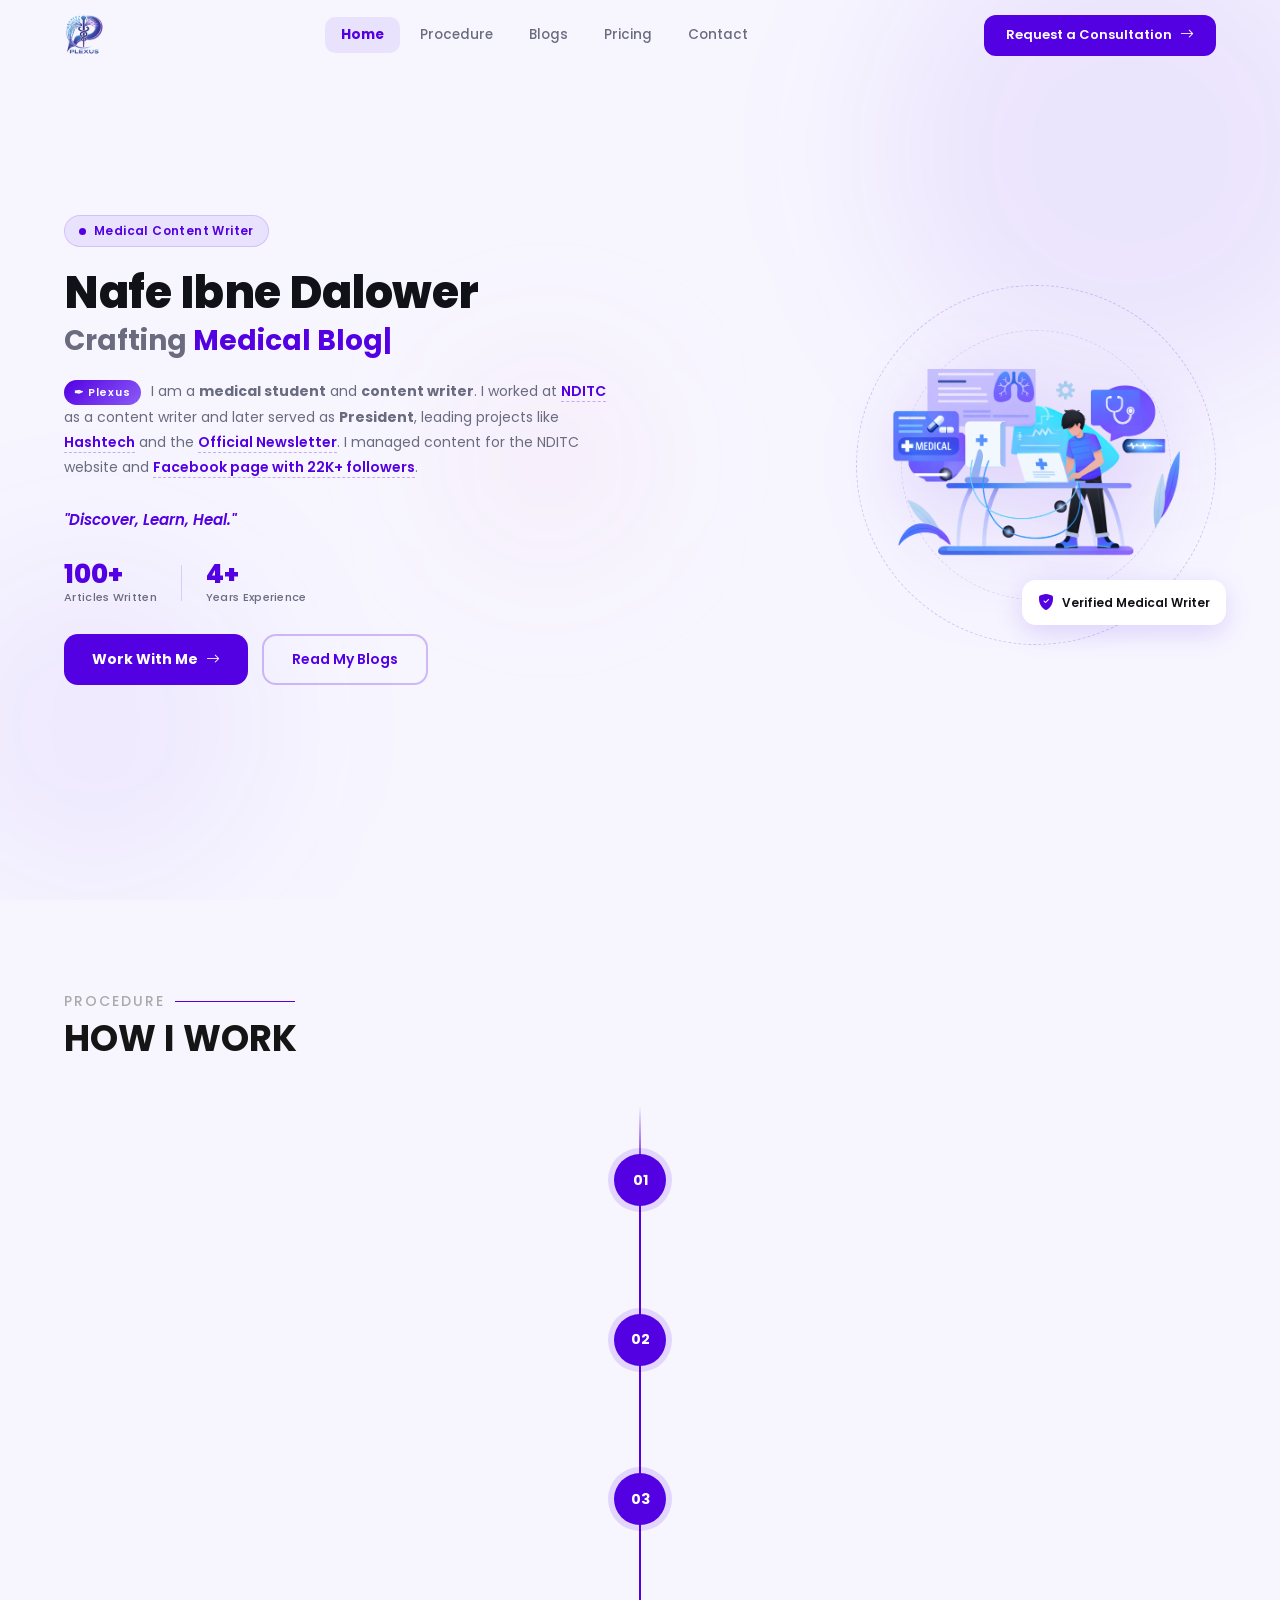
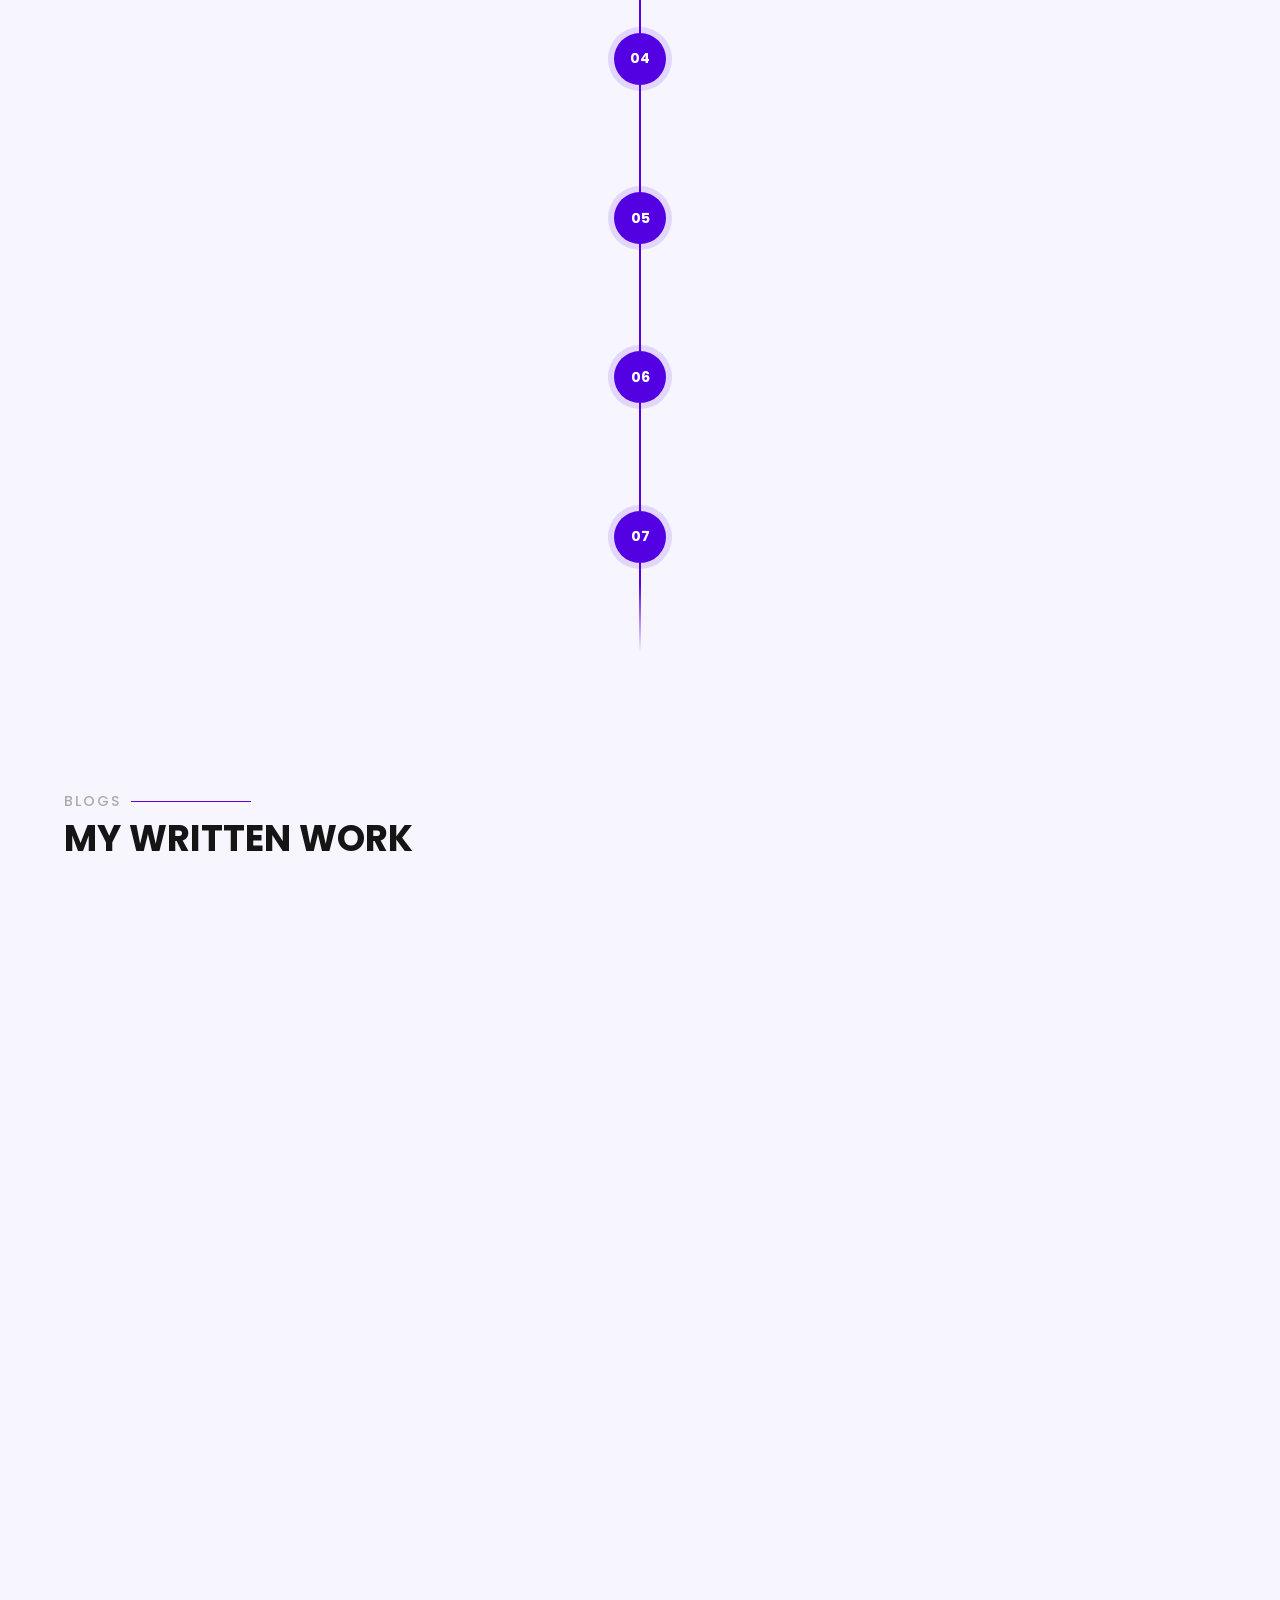
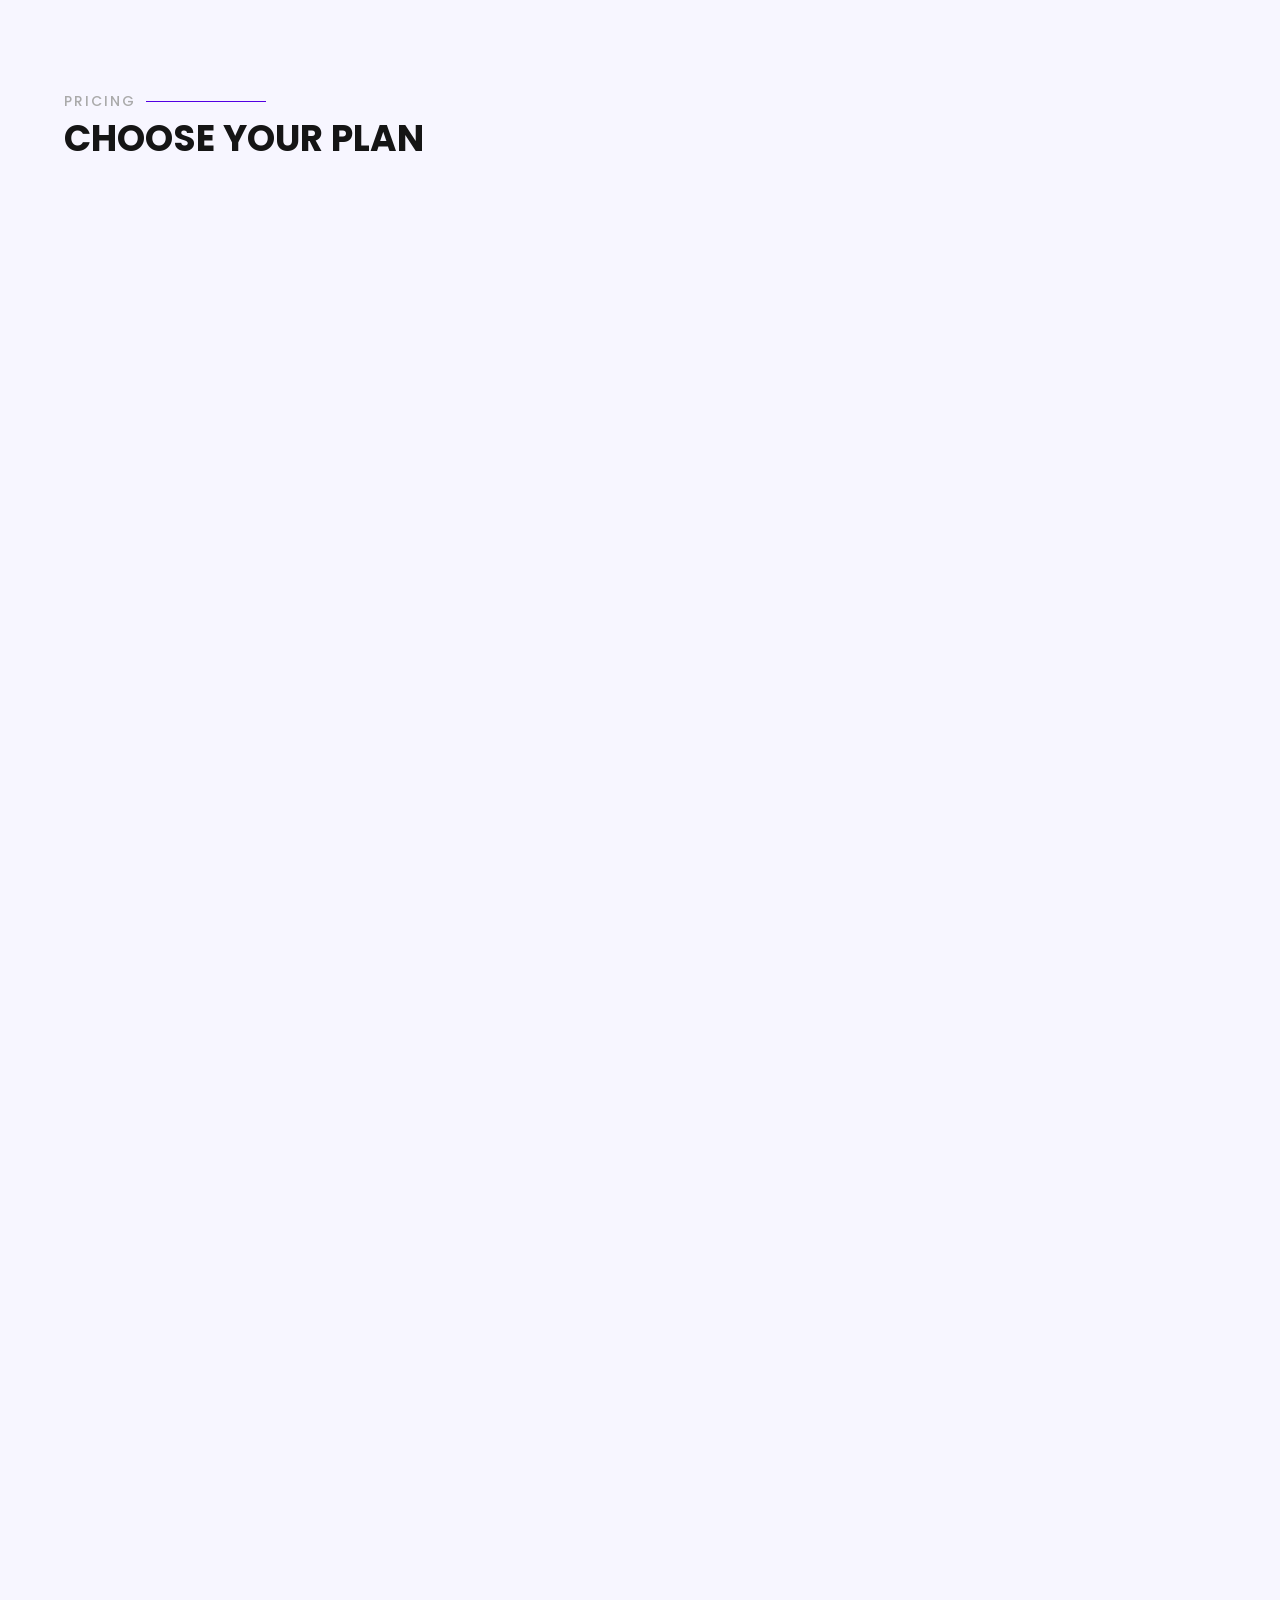
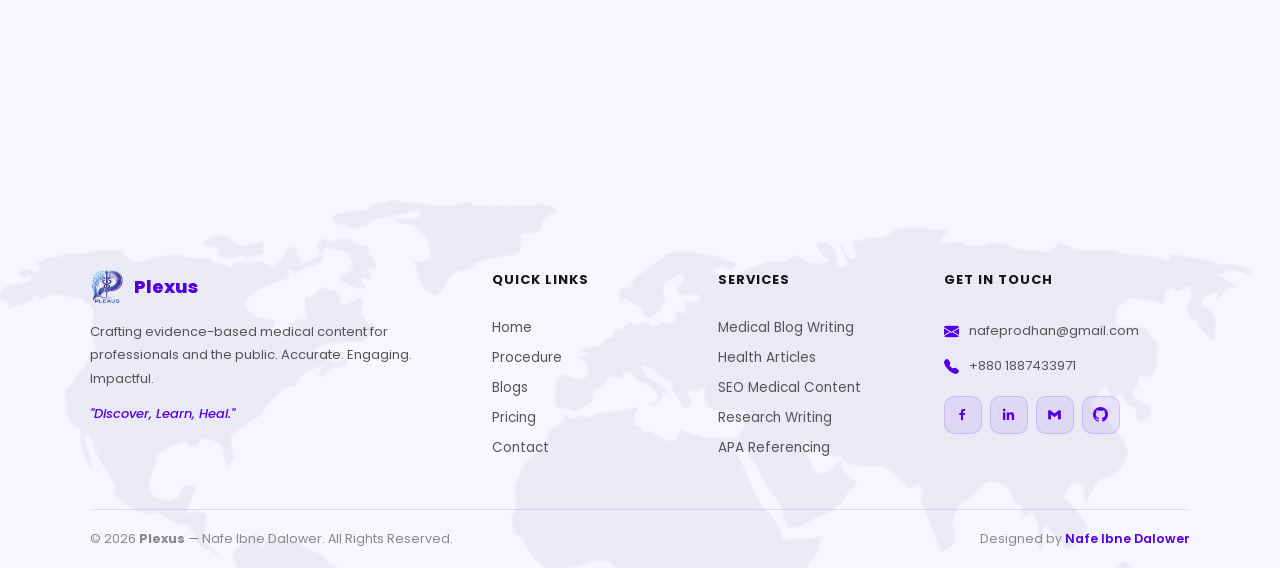
<file: index.html>
<!DOCTYPE html>
<html lang="en">

<head>
  <meta charset="UTF-8">
  <meta http-equiv="X-UA-Compatible" content="IE=edge">
  <meta name="viewport" content="width=device-width, initial-scale=1.0">
  <title>Nafe Ibne Dalower ~ Plexus</title>
  <link rel="icon" href="assets/img/plexus.png">

  <!-- Fonts - preconnect first for speed -->
  <link rel="preconnect" href="https://fonts.googleapis.com">
  <link rel="preconnect" href="https://fonts.gstatic.com" crossorigin>
  <link href="https://fonts.googleapis.com/css2?family=Poppins:wght@400;500;600;700;800&display=swap" rel="stylesheet">

  <!-- AOS CSS - local -->
  <link rel="stylesheet" href="assets/css/aos.css">

  <!-- Bootstrap Icons - local -->
  <link href="assets/bootstrap-icons/bootstrap-icons.css" rel="stylesheet">

  <!-- Boxicons -->
  <link href="https://unpkg.com/boxicons@2.1.4/css/boxicons.min.css" rel="stylesheet">


  <!-- CSS -->
  <link rel="stylesheet" href="style.css">
</head>


<body>
  <!-- Meeting Request Modal -->
  <div class="meeting-modal-overlay" id="meetingModal">
    <div class="meeting-modal">

      <!-- HEADER -->
      <div class="meeting-modal-header" id="modalHeader">
        <button class="meeting-modal-close" id="closeModal">
          <i class="bi bi-x-lg"></i>
        </button>
        <h3 class="meeting-modal-title">Request a Consultation</h3>
        <p class="meeting-modal-sub">Fill out the short form below and I'll review your project and schedule a meeting
          within 24 hours.</p>
      </div>

      <!-- FORM BODY -->
      <div class="meeting-modal-body" id="modalBody">
        <div class="meeting-modal-frame">
          <iframe
            src="https://docs.google.com/forms/d/e/1FAIpQLSe6IBGquy1wQWKsO77w5-C5rfg6FX_zl5evrlnhBx6Xf9jbbw/viewform?embedded=true"
            width="100%" height="850" frameborder="0">
            Loading…
          </iframe>
        </div>
      </div>

      <!-- SUCCESS MESSAGE -->
      <div class="meeting-modal-success" id="modalSuccess">
        <div class="success-icon">
          <i class="bi bi-check-circle-fill"></i>
        </div>
        <h3>Request Submitted!</h3>
        <p>Thank you! Your meeting request is <strong>in progress</strong>. I'll get back to you within <strong>24
            hours</strong>.</p>
        <button id="successClose">Close</button>
      </div>

    </div>
  </div>
  <header class="header" id="header">
    <a href="#" class="logo">
      <img src="./assets/img/plexus.png" alt="Plexus">
    </a>

    <nav class="navbar">
      <a href="#home" id="nava" class="active">Home</a>
      <a href="#procedure" id="nava">Procedure</a>
      <a href="#blogs" id="nava">Blogs</a>
      <a href="#pricing" id="nava">Pricing</a>
      <a href="#contact" id="nava">Contact</a>
    </nav>

    <a class="jnbtn" id="openModal" href="#">
      <span>Request a Consultation</span>
      <i class="bi bi-arrow-right"></i>
    </a>
    <div class="hamburger">
      <span class="bar"></span>
      <span class="bar"></span>
      <span class="bar"></span>
    </div>

  </header>
  <!-- Mobile nav -->
  <div class="mobile-nav">
    <a href="#home" id="nava">Home</a>
    <a href="#procedure" id="nava">Procedure</a>
    <a href="#blogs" id="nava">Blogs</a>
    <a href="#pricing" id="nava">Pricing</a>
    <a href="#contact" id="nava">Contact</a>
    <a class="jnbtn" id="openModalMobile" href="#">
      <span>Request a Consultation</span>
      <i class="bi bi-arrow-right"></i>
    </a>
  </div>
  <!-- HOME -->
  <section class="home" id="home">

    <!-- Background blobs -->
    <div class="home-blob home-blob--1"></div>
    <div class="home-blob home-blob--2"></div>
    <div class="home-blob home-blob--3"></div>

    <div class="home-inner">

      <!-- LEFT: Text -->
      <div class="home-text">
        <div class="home-eyebrow">
          <span class="eyebrow-dot"></span>
          Medical Content Writer
        </div>

        <h1 class="home-heading">
          <span class="home-heading--name">Nafe Ibne Dalower</span>
          <span class="home-heading--craft">Crafting <span class="typed-wrap"><span
                class="multiple-text1"></span></span></span>
        </h1>

        <p class="home-desc">
          <span class="pen-name-tag">✒ Plexus</span>
          I am a <strong>medical student</strong> and
          <strong>content writer</strong>. I worked at
          <a href="https://nditc.net/" target="_blank" class="home-link">NDITC</a> as a content writer and later served
          as <strong>President</strong>,
          leading projects like <a
            href="https://nditc.net/details/[base64]/project/1688666400"
            target="_blank" class="home-link">Hashtech</a> and the
          <a href="https://nditc.net/details/[base64]/project/1684195200"
            target="_blank" class="home-link">Official Newsletter</a>.
          I managed content for the NDITC website and
          <a href="https://www.facebook.com/nditc.official" target="_blank" class="home-link">Facebook page with 22K+
            followers</a>.
          <br><br>
          <em class="home-quote">"Discover, Learn, Heal."</em>
        </p>

        <div class="home-stats">
          <div class="home-stat">
            <span class="stat-num">100+</span>
            <span class="stat-label">Articles Written</span>
          </div>
          <div class="stat-divider"></div>
          <div class="home-stat">
            <span class="stat-num">4+</span>
            <span class="stat-label">Years Experience</span>
          </div>
        </div>

        <!-- Home Pills -->
        <!-- <div class="home-pills">
        <div class="pill"><i class="bi bi-cpu-fill"></i> Research</div>
        <div class="pill"><i class="bi bi-journal-richtext"></i> Writing</div>
        <div class="pill"><i class="bi bi-patch-check-fill"></i> Review</div>
        <div class="pill"><i class="bi bi-bar-chart-fill"></i> Publishing</div>
      </div> -->
        <div class="home-actions">
          <a href="#contact" class="home-cta-primary">Work With Me <i class="bi bi-arrow-right"></i></a>
          <a href="#blogs" class="home-cta-secondary">Read My Blogs</a>
        </div>
      </div>

      <!-- RIGHT: Image -->
      <div class="home-visual">
        <div class="home-img-wrap">
          <div class="home-img-ring home-img-ring--outer"></div>
          <div class="home-img-ring home-img-ring--inner"></div>
          <img src="assets/img/heroimg1.png" alt="Nafe Ibne Dalower" class="home-img">
          <div class="home-img-badge">
            <i class="bi bi-shield-fill-check"></i>
            <span>Verified Medical Writer</span>
          </div>
        </div>
      </div>

    </div>
  </section>
  <!-- procedure -->
  <section class="procedure" id="procedure">
    <div class="section-title">
      <h2>Procedure</h2>
      <p>How I Work</p>
    </div>

    <div class="proc-timeline">

      <div class="proc-step">
        <div class="proc-card" data-aos="fade-left" data-aos-delay="100" data-aos-duration="800">
          <div class="proc-icon"><i class="bi bi-bullseye"></i></div>
          <div class="proc-body">
            <h3>Goal & Audience Alignment</h3>
            <p>Understand client objectives, target audience, and platform to ensure content is relevant and impactful.
            </p>
          </div>
        </div>
        <div class="proc-center">
          <div class="proc-num">01</div>
        </div>
        <div class="proc-empty"></div>
      </div>

      <div class="proc-step">
        <div class="proc-empty"></div>
        <div class="proc-center">
          <div class="proc-num">02</div>
        </div>
        <div class="proc-card" data-aos="fade-right" data-aos-delay="100" data-aos-duration="800">
          <div class="proc-icon"><i class="bi bi-journal-medical"></i></div>
          <div class="proc-body">
            <h3>Evidence-Based Research</h3>
            <p>Use peer-reviewed studies, official guidelines, and trusted medical sources to ensure accuracy and
              safety.</p>
          </div>
        </div>
      </div>

      <div class="proc-step">
        <div class="proc-card" data-aos="fade-left" data-aos-delay="100" data-aos-duration="800">
          <div class="proc-icon"><i class="bi bi-pencil-square"></i></div>
          <div class="proc-body">
            <h3>Content Development</h3>
            <p>Write clear, structured, and engaging content tailored to the audience — professionals or general public.
            </p>
          </div>
        </div>
        <div class="proc-center">
          <div class="proc-num">03</div>
        </div>
        <div class="proc-empty"></div>
      </div>

      <div class="proc-step">
        <div class="proc-empty"></div>
        <div class="proc-center">
          <div class="proc-num">04</div>
        </div>
        <div class="proc-card" data-aos="fade-right" data-aos-delay="100" data-aos-duration="800">
          <div class="proc-icon"><i class="bi bi-patch-check-fill"></i></div>
          <div class="proc-body">
            <h3>Review & Editing</h3>
            <p>Proofread and fact-check multiple times to ensure clarity, consistency, and compliance with medical
              standards.</p>
          </div>
        </div>
      </div>

      <div class="proc-step">
        <div class="proc-card" data-aos="fade-left" data-aos-delay="100" data-aos-duration="800">
          <div class="proc-icon"><i class="bi bi-chat-dots-fill"></i></div>
          <div class="proc-body">
            <h3>Client Feedback & Revision</h3>
            <p>Share drafts with clients, incorporate their feedback, and refine content to meet their vision.</p>
          </div>
        </div>
        <div class="proc-center">
          <div class="proc-num">05</div>
        </div>
        <div class="proc-empty"></div>
      </div>

      <div class="proc-step">
        <div class="proc-empty"></div>
        <div class="proc-center">
          <div class="proc-num">06</div>
        </div>
        <div class="proc-card" data-aos="fade-right" data-aos-delay="100" data-aos-duration="800">
          <div class="proc-icon"><i class="bi bi-shield-fill-check"></i></div>
          <div class="proc-body">
            <h3>Safe & Responsible Publishing</h3>
            <p>Ensure all content is ethically sound, compliant, and safe for public consumption before publishing.</p>
          </div>
        </div>
      </div>

      <div class="proc-step">
        <div class="proc-card" data-aos="fade-left" data-aos-delay="100" data-aos-duration="800">
          <div class="proc-icon"><i class="bi bi-bar-chart-line-fill"></i></div>
          <div class="proc-body">
            <h3>Performance Monitoring</h3>
            <p>Track engagement, reader feedback, and analytics to improve future content and maximize impact.</p>
          </div>
        </div>
        <div class="proc-center">
          <div class="proc-num">07</div>
        </div>
        <div class="proc-empty"></div>
      </div>

    </div>
  </section>
  <!-- Blogs -->
  <!-- BLOGS SECTION -->
  <section class="blogs" id="blogs">
    <div class="section-title">
      <h2>Blogs</h2>
      <p>My Written Work</p>
    </div>

    <div class="blog-grid">

      <div class="blog-card" data-aos="fade-up" data-aos-delay="100" data-aos-duration="800">
        <div class="blog-banner" style="background: linear-gradient(135deg, #ede7ff, #c9b8f7);">
          <span class="blog-tag" style="background:#5300e2;">Cardiology</span>
          <span class="blog-emoji">🩺</span>
        </div>
        <div class="blog-body">
          <div class="blog-meta">
            <span>📅 Feb 20, 2025</span>
            <span>⏱ 4 min read</span>
            <span>📝 900 words</span>
          </div>
          <h3>Understanding Hypertension: The Silent Killer</h3>
          <p>A deep dive into the mechanisms, risk factors, and evidence-based management strategies for hypertension in
            modern clinical practice.</p>
          <a href="./article/hypertension.html" class="blog-btn">Read Article <i class="bi bi-arrow-right"></i></a>
        </div>
      </div>

      <div class="blog-card" data-aos="fade-up" data-aos-delay="200" data-aos-duration="800">
        <div class="blog-banner" style="background: linear-gradient(135deg, #e0fff5, #a8f0d8);">
          <span class="blog-tag" style="background:#00b894;">Endocrinology</span>
          <span class="blog-emoji">🧠</span>
        </div>
        <div class="blog-body">
          <div class="blog-meta">
            <span>📅 Mar 3, 2025</span>
            <span>⏱ 6 min read</span>
            <span>📝 1,400 words</span>
          </div>
          <h3>The Gut-Brain Axis: How Your Diet Shapes Mental Health</h3>
          <p>Exploring the fascinating connection between gut microbiome diversity and psychological wellbeing — what
            the latest research tells us.</p>
          <a href="#" class="blog-btn">Read Article <i class="bi bi-arrow-right"></i></a>
        </div>
      </div>

      <div class="blog-card" data-aos="fade-up" data-aos-delay="300" data-aos-duration="800">
        <div class="blog-banner" style="background: linear-gradient(135deg, #ffe0f0, #f7b8d8);">
          <span class="blog-tag" style="background:#e84393;">Pediatric Orthopedics
          </span>
          <span class="blog-emoji">💊</span>
        </div>
        <div class="blog-body">
          <div class="blog-meta">
            <span>📅 Mar 18, 2025</span>
            <span>⏱ 7 min read</span>
            <span>📝 1,600 words</span>
          </div>
          <h3>Antibiotic Resistance: A Growing Global Crisis</h3>
          <p>Why antimicrobial resistance is one of the biggest threats to global health — and what clinicians and
            patients can do about it.</p>
          <a href="#" class="blog-btn">Read Article <i class="bi bi-arrow-right"></i></a>
        </div>
      </div>

    </div>
  </section>

  <!-- PRICING SECTION -->
  <section class="pricing" id="pricing">
    <div class="section-title">
      <h2>Pricing</h2>
      <p>Choose Your Plan</p>
    </div>

    <div class="pricing-grid">

      <div class="pricing-card" data-aos="fade-up" data-aos-delay="100" data-aos-duration="800">
        <div class="pricing-top">
          <h3>Basic Article</h3>
          <div class="pricing-words">800–1000 words</div>
          <div class="pricing-price">$100</div>
        </div>
        <ul class="pricing-features">
          <li><i class="bi bi-check-circle-fill"></i> Short blog or article</li>
          <li><i class="bi bi-check-circle-fill"></i> Basic research</li>
          <li><i class="bi bi-check-circle-fill"></i> SEO-friendly (optional)</li>
        </ul>
        <div class="pricing-footer">
          <div class="pricing-detail"><i class="bi bi-arrow-repeat"></i> 1 Revision</div>
          <div class="pricing-detail"><i class="bi bi-clock"></i> 4–5 Days</div>
        </div>
<a class="pricing-btn" id="openModal" href="#">Request a Consultation</a>
      </div>

      <div class="pricing-card pricing-card--highlight" data-aos="fade-up" data-aos-delay="200" data-aos-duration="800">
        <div class="pricing-badge">⭐ Popular</div>
        <div class="pricing-top">
          <h3>Standard Article</h3>
          <div class="pricing-words">1200–1500 words</div>
          <div class="pricing-price">$180</div>
        </div>
        <ul class="pricing-features">
          <li><i class="bi bi-check-circle-fill"></i> In-depth blog or article</li>
          <li><i class="bi bi-check-circle-fill"></i> Evidence-based content</li>
          <li><i class="bi bi-check-circle-fill"></i> APA referencing included</li>
          <li><i class="bi bi-check-circle-fill"></i> SEO optimization</li>
          <li><i class="bi bi-check-circle-fill"></i> Meta description & formatting</li>
        </ul>
        <div class="pricing-footer">
          <div class="pricing-detail"><i class="bi bi-arrow-repeat"></i> 2 Revisions</div>
          <div class="pricing-detail"><i class="bi bi-clock"></i> 3–4 Days</div>
        </div>
<a class="pricing-btn pricing-btn--white" id="openModal" href="#">Request a Consultation</a>
      </div>

      <div class="pricing-card pricing-card--highlight" data-aos="fade-up" data-aos-delay="300" data-aos-duration="800">
        <div class="pricing-badge pricing-badge--fire">🔥 Most Popular</div>
        <div class="pricing-top">
          <h3>Standard Blog Pack</h3>
          <div class="pricing-words">1200–1500 words × 4 articles</div>
          <div class="pricing-price">$600</div>
        </div>
        <ul class="pricing-features">
          <li><i class="bi bi-check-circle-fill"></i> 4 articles in one order</li>
          <li><i class="bi bi-check-circle-fill"></i> Evidence-based content</li>
          <li><i class="bi bi-check-circle-fill"></i> APA referencing for all</li>
          <li><i class="bi bi-check-circle-fill"></i> SEO optimization</li>
          <li><i class="bi bi-check-circle-fill"></i> Meta descriptions & formatting</li>
          <li><i class="bi bi-check-circle-fill"></i> Priority delivery</li>
        </ul>
        <div class="pricing-footer">
          <div class="pricing-detail"><i class="bi bi-arrow-repeat"></i> 2 per article</div>
          <div class="pricing-detail"><i class="bi bi-clock"></i> 3–4 Days/article</div>
        </div>
<a class="pricing-btn pricing-btn--white" id="openModal" href="#">Request a Consultation</a>
      </div>

      <div class="pricing-card" data-aos="fade-up" data-aos-delay="400" data-aos-duration="800">
        <div class="pricing-top">
          <h3>Premium Article</h3>
          <div class="pricing-words">1800–2200+ words</div>
          <div class="pricing-price">$280–350</div>
        </div>
        <ul class="pricing-features">
          <li><i class="bi bi-check-circle-fill"></i> Long-form authority content</li>
          <li><i class="bi bi-check-circle-fill"></i> Deep medical research</li>
          <li><i class="bi bi-check-circle-fill"></i> APA referencing included</li>
          <li><i class="bi bi-check-circle-fill"></i> SEO optimization</li>
          <li><i class="bi bi-check-circle-fill"></i> Web/blog formatting</li>
          <li><i class="bi bi-check-circle-fill"></i> Priority revisions & delivery</li>
        </ul>
        <div class="pricing-footer">
          <div class="pricing-detail"><i class="bi bi-arrow-repeat"></i> 3 Revisions</div>
          <div class="pricing-detail"><i class="bi bi-clock"></i> 2–3 Days</div>
        </div>
<a class="pricing-btn" id="openModal" href="#">Request a Consultation</a>
      </div>

    </div>
  </section>
  <!--Blogs -->

  <!-- CONTACT SECTION -->
  <section id="contact" class="contact">
    <div class="contact-inner">

      <div class="contact-left" data-aos="fade-right" data-aos-duration="800">
        <div class="section-title">
          <h2>Contact</h2>
          <p>Let's Work Together</p>
        </div>

        <p class="contact-subtext">
          Have a project in mind? Need medical content that's accurate, engaging, and SEO-ready?
          I'd love to hear from you. Fill out the form or reach out directly.
        </p>

        <div class="contact-info-cards">
          <div class="contact-info-card">
            <div class="contact-info-icon"><i class="bi bi-envelope-fill"></i></div>
            <div>
              <span class="contact-info-label">Email</span>
              <a href="mailto:nafeprodhan@gmail.com" class="contact-info-value">nafeprodhan@gmail.com</a>
            </div>
          </div>
          <div class="contact-info-card">
            <div class="contact-info-icon"><i class="bi bi-telephone-fill"></i></div>
            <div>
              <span class="contact-info-label">Phone</span>
              <a href="tel:+8801887433971" class="contact-info-value">+880 1887433971</a>
            </div>
          </div>
          <div class="contact-info-card">
            <div class="contact-info-icon"><i class="bi bi-geo-alt-fill"></i></div>
            <div>
              <span class="contact-info-label">Location</span>
              <span class="contact-info-value">Bangladesh</span>
            </div>
          </div>
        </div>

        <div class="contact-socials">
          <a href="https://www.facebook.com/nafeprodhan" class="contact-social-btn" title="Facebook"><i
              class="bx bxl-facebook"></i></a>
          <a href="https://www.linkedin.com/in/nafe-ibne-dalower/" class="contact-social-btn" title="LinkedIn"><i
              class="bx bxl-linkedin"></i></a>
          <a href="https://mail.google.com/mail/?view=cm&to=nafeprodhan@gmail.com" target="_blank"
            class="contact-social-btn" title="Gmail"><i class="bx bxl-gmail"></i></a>
          <a href="https://github.com/Nafe-Ibne-Dalower/" class="contact-social-btn" title="GitHub"><i
              class="bi bi-github"></i></a>
        </div>
      </div>

      <div class="contact-right" data-aos="fade-left" data-aos-duration="800">
        <form class="contact-form" action="https://api.web3forms.com/submit" method="POST" id="contactForm">

          <!-- Web3Forms required -->
          <input type="hidden" name="access_key" value="cd476e56-12ca-413b-b6dd-c46367461278">
          <input type="hidden" name="subject" value="New Contact — Plexus ">
          <input type="hidden" name="from_name" value="Plexus Contact Form">
          <input type="checkbox" name="botcheck" style="display:none">
          <input type="hidden" name="redirect" value="false">
          <h3 class="contact-form-title">Send a Message</h3>

          <div class="contact-form-row">
            <div class="contact-field">
              <label>Your Name</label>
              <input type="text" name="name" placeholder="John Doe" required autocomplete="off">
            </div>
            <div class="contact-field">
              <label>Email Address</label>
              <input type="email" name="email" placeholder="john@email.com" required autocomplete="off">
            </div>
          </div>

          <div class="contact-field">
            <label>Subject</label>
            <input type="text" name="subject_field" placeholder="Medical article request..." autocomplete="off">
          </div>

          <div class="contact-field">
            <label>Message</label>
            <textarea name="message" placeholder="Tell me about your project..." required></textarea>
          </div>

          <button type="submit" class="contact-submit" id="submitBtn">
            <span>Send Message</span>
            <i class="bi bi-send-fill"></i>
          </button>

          <!-- Success / Error messages -->
          <p class="form-success" id="formSuccess"
            style="display:none; color:#00b894; font-family:'Poppins',sans-serif; font-size:13px; font-weight:600; margin-top:12px;">
            ✓ Message sent successfully! I'll get back to you within 24 hours.
          </p>
          <p class="form-error" id="formError"
            style="display:none; color:#e74c3c; font-family:'Poppins',sans-serif; font-size:13px; font-weight:600; margin-top:12px;">
            ✗ Something went wrong. Please try again.
          </p>

        </form>
      </div>

    </div>
  </section>

  <!-- FOOTER -->
  <footer class="footer">
    <div class="footer-inner">

      <div class="footer-brand">
        <div class="footer-logo">
          <img src="./assets/img/plexus.png" alt="Plexus">
          <span>Plexus</span>
        </div>
        <p class="footer-tagline">
          Crafting evidence-based medical content for professionals and the public.
          Accurate. Engaging. Impactful.
        </p>
        <em class="footer-quote">"Discover, Learn, Heal."</em>
      </div>

      <div class="footer-links">
        <h4>Quick Links</h4>
        <a href="#home">Home</a>
        <a href="#procedure">Procedure</a>
        <a href="#blogs">Blogs</a>
        <a href="#pricing">Pricing</a>
        <a href="#contact">Contact</a>
      </div>

      <div class="footer-services">
        <h4>Services</h4>
        <span>Medical Blog Writing</span>
        <span>Health Articles</span>
        <span>SEO Medical Content</span>
        <span>Research Writing</span>
        <span>APA Referencing</span>
      </div>

      <div class="footer-contact">
        <h4>Get In Touch</h4>
        <a href="https://mail.google.com/mail/?view=cm&to=nafeprodhan@gmail.com" target="_blank"><i
            class="bi bi-envelope-fill"></i> nafeprodhan@gmail.com</a>
        <a href="tel:+8801887433971"><i class="bi bi-telephone-fill"></i> +880 1887433971</a>
        <div class="footer-socials">
          <a href="https://www.facebook.com/nafeprodhan" title="Facebook"><i class="bx bxl-facebook"></i></a>
          <a href="https://www.linkedin.com/in/nafe-ibne-dalower/" title="LinkedIn"><i class="bx bxl-linkedin"></i></a>
          <a href="https://mail.google.com/mail/?view=cm&to=nafeprodhan@gmail.com" target="_blank">
            <i class="bx bxl-gmail"></i>
          </a>
          <a href="https://github.com/Nafe-Ibne-Dalower/" title="GitHub"><i class="bi bi-github"></i></a>
        </div>
      </div>

    </div>

    <div class="footer-bottom">
      <span>&copy; 2026 <strong>Plexus</strong> — Nafe Ibne Dalower. All Rights Reserved.</span>
      <span>Designed by <a href="#">Nafe Ibne Dalower</a></span>
    </div>
  </footer>

  <!-- Local JS files - NO CDN -->
  <script src="assets/js/typed.umd.js"></script>
  <script src="assets/js/aos.js"></script>
  <script src="main.js"></script>
  <script>
    AOS.init();
  </script>

</body>

</html>
</file>
<file: style.css>
* {
  margin: 0px;
  padding: 0px;
  box-sizing: border-box;
  font-family: 'Poppins', sans-sarif;
  border: none;
  outline: none;
  scroll-behavior: smooth;
}

html {
  font-size: 60.5%;
}

body {
  color: var(--text-color);
  background-color: var(--bg);
  overflow-x: hidden;
}

html {
  overflow-x: clip;   /* ← use clip instead of hidden — this does NOT break sticky */
}
body {
  overflow-x: clip;
  max-width: 100%;
}
section {
  min-height: 100vh;
  padding: 10rem 5% 2rem;
}

.section-title {
  padding-bottom: 40px;
}

.section-title h2 {
  font-size: 14px;
  font-weight: 500;
  padding: 0;
  line-height: 1px;
  margin: 0 0 5px 0;
  letter-spacing: 2px;
  text-transform: uppercase;
  color: #aaaaaa;
  font-family: "Poppins", sans-serif;
}

.section-title h2::after {
  content: "";
  width: 120px;
  height: 1px;
  display: inline-block;
  background: #5300e2;
  margin: 4px 10px;
}

.section-title p {
  margin: 0;
  margin: 0;
  font-size: 36px;
  font-weight: 700;
  text-transform: uppercase;
  font-family: "Poppins", sans-serif;
  color: #151515;
}

a {
  text-decoration: none;
  color: #fff;
}

li {
  list-style: none;
}

/* =====================
   CSS VARIABLES
===================== */
:root {
  --purple: #5300e2;
  --purple-light: rgba(83, 0, 226, 0.08);
  --purple-mid: rgba(83, 0, 226, 0.15);
  --dark: #111118;
  --text: #2a2a35;
  --muted: #6b6b80;
  --white: #ffffff;
  --bg: #f7f6ff;
}

/* =====================
   NAVBAR
===================== */
/* Fix the blobs that cause horizontal overflow */
.home {
  overflow: hidden;  /* already has this but add it explicitly */
}

.home-blob--1 {
  right: -100px;
  max-width: 100vw;  /* prevent it from pushing viewport */
}

.home-blob--2 {
  left: -80px;
  max-width: 100vw;
}

.header {
  position: fixed;
  top: 0;
  left: 0;
  width: 100%;
  z-index: 1000;
  padding: 0 5%;
  height: 70px;
  display: flex;
  align-items: center;
  justify-content: space-between;
  transition: background 0.4s ease, box-shadow 0.4s ease;
}

.header.sticky {
  background: rgba(255, 255, 255, 0.92);
  backdrop-filter: blur(14px);
  -webkit-backdrop-filter: blur(14px);
  box-shadow: 0 2px 24px rgba(83, 0, 226, 0.08);
}

/* Logo */
.logo {
  display: flex;
  align-items: center;
  gap: 10px;
  text-decoration: none;
}

.logo img {
  width: 40px;
  height: 40px;
  object-fit: contain;
}

.logo span {
  font-family: 'Poppins', sans-serif;
  font-weight: 800;
  font-size: 18px;
  color: var(--purple);
  letter-spacing: -0.3px;
}

/* Desktop nav links */
.navbar {
  display: flex;
  align-items: center;
  gap: 4px;
}

#nava {
  font-family: 'Poppins', sans-serif;
  font-size: 13.5px;
  font-weight: 500;
  color: var(--muted);
  padding: 8px 16px;
  border-radius: 10px;
  text-decoration: none;
  transition: color 0.25s ease, background 0.25s ease;
  position: relative;
}

#nava:hover {
  color: var(--purple);
  background: var(--purple-light);
}

#nava.active {
  color: var(--purple);
  font-weight: 700;
  background: var(--purple-light);
}

/* CTA button */
.jnbtn {
  display: flex;
  align-items: center;
  gap: 8px;
  font-family: 'Poppins', sans-serif;
  font-size: 13px;
  font-weight: 600;
  color: var(--white);
  background: var(--purple);
  padding: 10px 22px;
  border-radius: 12px;
  text-decoration: none;
  transition: background 0.3s ease, box-shadow 0.3s ease, transform 0.3s ease;
  white-space: nowrap;
}

.jnbtn:hover {
  background: #3d00b0;
  box-shadow: 0 6px 24px rgba(83, 0, 226, 0.35);
  transform: translateY(-2px);
  color: #fff;
}

.jnbtn i {
  font-size: 14px;
  transition: transform 0.3s ease;
}

.jnbtn:hover i {
  transform: translateX(4px);
}

/* Hamburger */
.hamburger {
  display: none;
  flex-direction: column;
  cursor: pointer;
  gap: 5px;
  z-index: 1100;
}

.bar {
  display: block;
  width: 24px;
  height: 2.5px;
  background: var(--dark);
  border-radius: 4px;
  transition: all 0.3s ease;
}

.hamburger.active .bar:nth-child(1) {
  transform: translateY(7.5px) rotate(45deg);
}

.hamburger.active .bar:nth-child(2) {
  opacity: 0;
}

.hamburger.active .bar:nth-child(3) {
  transform: translateY(-7.5px) rotate(-45deg);
}

/* Mobile nav — smooth slide + fade */
.mobile-nav {
  position: fixed;
  top: 70px;
  left: 0;
  right: 0;
  width: 100%;
  background: rgba(255, 255, 255, 0.98);
  backdrop-filter: blur(20px);
  -webkit-backdrop-filter: blur(20px);
  flex-direction: column;
  padding: 20px 6% 28px;
  gap: 4px;
  box-shadow: 0 20px 40px rgba(83, 0, 226, 0.12);
  z-index: 999;

  /* Hidden state */
  display: flex;
  opacity: 0;
  pointer-events: none;
  transform: translateY(-12px);
  transition: opacity 0.35s cubic-bezier(0.4, 0, 0.2, 1),
              transform 0.35s cubic-bezier(0.4, 0, 0.2, 1);
}

.mobile-nav.active {
  opacity: 1;
  pointer-events: all;
  transform: translateY(0);
}

/* Staggered nav links animation */
.mobile-nav #nava,
.mobile-nav .jnbtn {
  opacity: 0;
  transform: translateX(-16px);
  transition: opacity 0.3s ease, transform 0.3s ease, color 0.25s, background 0.25s;
}

.mobile-nav.active #nava:nth-child(1) { opacity: 1; transform: translateX(0); transition-delay: 0.05s; }
.mobile-nav.active #nava:nth-child(2) { opacity: 1; transform: translateX(0); transition-delay: 0.10s; }
.mobile-nav.active #nava:nth-child(3) { opacity: 1; transform: translateX(0); transition-delay: 0.15s; }
.mobile-nav.active #nava:nth-child(4) { opacity: 1; transform: translateX(0); transition-delay: 0.20s; }
.mobile-nav.active #nava:nth-child(5) { opacity: 1; transform: translateX(0); transition-delay: 0.25s; }
.mobile-nav.active .jnbtn            { opacity: 1; transform: translateX(0); transition-delay: 0.30s; }

/* Nav link styles inside mobile */
.mobile-nav #nava {
  font-size: 15px;
  font-weight: 500;
  color: var(--muted);
  padding: 13px 16px;
  border-radius: 12px;
  text-decoration: none;
  display: block;
}

.mobile-nav #nava:hover {
  color: var(--purple);
  background: var(--purple-light);
}

/* CTA button inside mobile nav */
.mobile-nav .jnbtn {
  margin-top: 10px;
  display: flex;
  justify-content: center;
  padding: 14px;
  border-radius: 14px;
  font-size: 14px;
  font-weight: 700;
}

/* Hamburger — animated to X */
.hamburger {
  display: none;
  flex-direction: column;
  cursor: pointer;
  gap: 5px;
  z-index: 1100;
  padding: 4px;
}

.bar {
  display: block;
  width: 24px;
  height: 2.5px;
  background: var(--dark);
  border-radius: 4px;
  transition: transform 0.4s cubic-bezier(0.4, 0, 0.2, 1),
              opacity 0.3s ease,
              background 0.3s ease;
  transform-origin: center;
}

.hamburger.active .bar:nth-child(1) {
  transform: translateY(7.5px) rotate(45deg);
  background: var(--purple);
}
.hamburger.active .bar:nth-child(2) {
  opacity: 0;
  transform: scaleX(0);
}
.hamburger.active .bar:nth-child(3) {
  transform: translateY(-7.5px) rotate(-45deg);
  background: var(--purple);
}

/* Thin divider between links */
.mobile-nav #nava:not(:last-of-type) {
  border-bottom: 1px solid rgba(83, 0, 226, 0.06);
}

@media (max-width: 990px) {
  .navbar {
    display: none;
  }

  .jnbtn {
    display: none;
  }

  .hamburger {
    display: flex;
  }
}

/* =====================
   HOME SECTION
===================== */
.home {
  width: 100%;
  min-height: 100vh;
  padding: 90px 5% 60px;
  background: var(--bg);
  position: relative;
  overflow: hidden;
  display: flex;
  align-items: center;
}

/* Decorative blobs */
.home-blob {
  position: absolute;
  border-radius: 50%;
  filter: blur(80px);
  pointer-events: none;
  z-index: 0;
}

.home-blob--1 {
  width: 500px;
  height: 500px;
  background: rgba(83, 0, 226, 0.07);
  top: -100px;
  right: -100px;
}

.home-blob--2 {
  width: 350px;
  height: 350px;
  background: rgba(83, 0, 226, 0.05);
  bottom: 0;
  left: -80px;
}

.home-blob--3 {
  width: 200px;
  height: 200px;
  background: rgba(232, 67, 147, 0.06);
  top: 40%;
  left: 35%;
}

.home-inner {
  position: relative;
  z-index: 1;
  width: 100%;
  max-width: 1200px;
  margin: 0 auto;
  display: flex;
  align-items: center;
  gap: 60px;
}

/* LEFT TEXT */
.home-text {
  flex: 1;
  animation: homeSlideIn 0.9s ease forwards;
}

@keyframes homeSlideIn {
  from {
    opacity: 0;
    transform: translateX(-40px);
  }

  to {
    opacity: 1;
    transform: translateX(0);
  }
}

/* Eyebrow badge */
.home-eyebrow {
  display: inline-flex;
  align-items: center;
  gap: 8px;
  background: var(--purple-light);
  border: 1px solid rgba(83, 0, 226, 0.15);
  color: var(--purple);
  font-family: 'Poppins', sans-serif;
  font-size: 12px;
  font-weight: 600;
  padding: 6px 14px;
  border-radius: 30px;
  margin-bottom: 20px;
  letter-spacing: 0.4px;
}

.eyebrow-dot {
  width: 7px;
  height: 7px;
  border-radius: 50%;
  background: var(--purple);
  animation: pulse 2s infinite;
}

@keyframes pulse {

  0%,
  100% {
    box-shadow: 0 0 0 0 rgba(83, 0, 226, 0.4);
  }

  50% {
    box-shadow: 0 0 0 6px rgba(83, 0, 226, 0);
  }
}

/* Heading */
.home-heading {
  display: flex;
  flex-direction: column;
  gap: 4px;
  margin-bottom: 20px;
}

.home-heading--name {
  font-family: 'Poppins', sans-serif;
  font-weight: 800;
  font-size: clamp(28px, 3.5vw, 46px);
  color: var(--dark);
  line-height: 1.15;
  letter-spacing: -0.5px;
}

.home-heading--craft {
  font-family: 'Poppins', sans-serif;
  font-weight: 700;
  font-size: clamp(18px, 2.2vw, 28px);
  color: var(--muted);
  line-height: 1.3;
}

.typed-wrap {
  color: var(--purple);
}

/* Description */
.home-desc {
  font-family: 'Poppins', sans-serif;
  font-size: 14px;
  font-weight: 400;
  color: var(--muted);
  line-height: 1.8;
  margin-bottom: 28px;
  max-width: 560px;
}

.pen-name-tag {
  display: inline-block;
  background: linear-gradient(135deg, #5300e2, #8b5cf6);
  color: #fff;
  font-size: 1.1rem;
  font-weight: 600;
  letter-spacing: 0.08em;
  padding: 3px 10px;
  border-radius: 20px;
  margin-right: 6px;
  vertical-align: middle;
}


.home-link {
  color: var(--purple);
  font-weight: 600;
  text-decoration: none;
  border-bottom: 1px dashed rgba(83, 0, 226, 0.3);
  transition: border-color 0.2s;
}

.home-link:hover {
  border-color: var(--purple);
}

.home-quote {
  color: var(--purple);
  font-weight: 600;
  font-size: 15px;
  font-style: italic;
}

/* Stats row */
.home-stats {
  display: flex;
  align-items: center;
  gap: 24px;
  margin-bottom: 28px;
  flex-wrap: wrap;
}

.home-stat {
  display: flex;
  flex-direction: column;
  gap: 2px;
}

.stat-num {
  font-family: 'Poppins', sans-serif;
  font-weight: 800;
  font-size: 26px;
  color: var(--purple);
  line-height: 1;
}

.stat-label {
  font-family: 'Poppins', sans-serif;
  font-size: 11px;
  font-weight: 500;
  color: var(--muted);
  letter-spacing: 0.3px;
}

.stat-divider {
  width: 1px;
  height: 36px;
  background: rgba(83, 0, 226, 0.15);
}

/* Action buttons */
.home-actions {
  display: flex;
  gap: 14px;
  margin-bottom: 30px;
  flex-wrap: wrap;
}

.home-cta-primary {
  display: inline-flex;
  align-items: center;
  gap: 8px;
  padding: 13px 28px;
  border-radius: 14px;
  background: var(--purple);
  color: #fff;
  font-family: 'Poppins', sans-serif;
  font-weight: 700;
  font-size: 14px;
  text-decoration: none;
  transition: background 0.3s, box-shadow 0.3s, transform 0.3s;
}

.home-cta-primary:hover {
  background: #3d00b0;
  box-shadow: 0 8px 28px rgba(83, 0, 226, 0.35);
  transform: translateY(-2px);
  color: #fff;
}

.home-cta-primary i {
  transition: transform 0.3s;
}

.home-cta-primary:hover i {
  transform: translateX(5px);
}

.home-cta-secondary {
  display: inline-flex;
  align-items: center;
  padding: 13px 28px;
  border-radius: 14px;
  border: 2px solid rgba(83, 0, 226, 0.25);
  color: var(--purple);
  font-family: 'Poppins', sans-serif;
  font-weight: 600;
  font-size: 14px;
  text-decoration: none;
  transition: background 0.3s, border-color 0.3s, transform 0.3s;
}

.home-cta-secondary:hover {
  background: var(--purple-light);
  border-color: var(--purple);
  transform: translateY(-2px);
  color: var(--purple);
}


@keyframes homeImgIn {
  from {
    opacity: 0;
    transform: translateX(40px) scale(0.95);
  }

  to {
    opacity: 1;
    transform: translateX(0) scale(1);
  }
}

.home-img-wrap {
  position: relative;
  width: 360px;
  height: 360px;
  display: flex;
  justify-content: center;
  align-items: center;
}

/* Rotating rings */
.home-img-ring {
  position: absolute;
  border-radius: 50%;
  border: 1.5px dashed rgba(83, 0, 226, 0.2);
  animation: ringRotate 18s linear infinite;
}

.home-img-ring--outer {
  width: 100%;
  height: 100%;
}

.home-img-ring--inner {
  width: 75%;
  height: 75%;
  animation-direction: reverse;
  animation-duration: 12s;
  border-color: rgba(83, 0, 226, 0.12);
}

@keyframes ringRotate {
  from {
    transform: rotate(0deg);
  }

  to {
    transform: rotate(360deg);
  }
}

.home-img {
  width: 80%;
  height: 80%;
  object-fit: contain;
  animation: floatImage 3.5s ease-in-out infinite;
  position: relative;
  z-index: 1;
  filter: drop-shadow(0 20px 40px rgba(83, 0, 226, 0.15));
}

@keyframes floatImage {

  0%,
  100% {
    transform: translateY(0);
  }

  50% {
    transform: translateY(-14px);
  }
}

/* Verified badge */
.home-img-badge {
  position: absolute;
  bottom: 20px;
  right: -10px;
  background: #fff;
  border-radius: 14px;
  padding: 10px 16px;
  display: flex;
  align-items: center;
  gap: 8px;
  box-shadow: 0 8px 28px rgba(83, 0, 226, 0.15);
  font-family: 'Poppins', sans-serif;
  font-size: 12px;
  font-weight: 600;
  color: var(--dark);
  z-index: 2;
  animation: badgePop 0.6s ease 0.8s both;
}

@keyframes badgePop {
  from {
    opacity: 0;
    transform: scale(0.8) translateY(10px);
  }

  to {
    opacity: 1;
    transform: scale(1) translateY(0);
  }
}

.home-img-badge i {
  color: var(--purple);
  font-size: 16px;
}

/* =====================
   HOME RESPONSIVE
===================== */
@media (max-width: 1024px) {
  .home-visual {
    flex: 0 0 340px;
  }

  .home-img-wrap {
    width: 300px;
    height: 300px;
  }
}

@media (max-width: 820px) {
  .home-inner {
    flex-direction: column-reverse;
    text-align: center;
    gap: 40px;
  }

  .home-visual {
    flex: unset;
  }

  .home-img-wrap {
    width: 260px;
    height: 260px;
  }

  .home-eyebrow,
  .home-stats,
  .home-actions,
  .home-pills {
    justify-content: center;
  }

  .home-desc {
    margin-left: auto;
    margin-right: auto;
  }

  .home-img-badge {
    right: 0;
  }
}

@media (max-width: 480px) {
  .home {
    padding: 100px 5% 60px;
  }

  .home-heading--name {
    font-size: 26px;
  }

  .home-heading--craft {
    font-size: 17px;
  }

  .stat-num {
    font-size: 22px;
  }
}


/* Skill pills */
/* .home-pills {
  display: flex;
  flex-wrap: wrap;
  gap: 10px;
}

.pill {
  display: inline-flex;
  align-items: center;
  gap: 6px;
  padding: 7px 16px;
  border-radius: 30px;
  background: #fff;
  border: 1.5px solid rgba(83,0,226,0.15);
  color: var(--purple);
  font-family: 'Poppins', sans-serif;
  font-size: 12px;
  font-weight: 600;
  box-shadow: 0 2px 10px rgba(83,0,226,0.07);
  transition: background 0.25s, transform 0.25s, box-shadow 0.25s;
}

.pill:hover {
  background: var(--purple);
  color: #fff;
  transform: translateY(-2px);
  box-shadow: 0 6px 18px rgba(83,0,226,0.25);
} */
/* ============== Procedure Section ============== */
.procedure {
  min-height: 100vh;
  width: 100%;
  background: var(--bg);
  background-size: cover;
  padding: 10rem 5% 5rem;
}

.proc-timeline {
  position: relative;
  max-width: 900px;
  margin: 0 auto;
  padding: 10px 0 20px;
}

/* Vertical center line */
.proc-timeline::before {
  content: '';
  position: absolute;
  left: 50%;
  top: 0;
  bottom: 0;
  width: 2px;
  background: linear-gradient(to bottom, transparent, #5300e2 6%, #5300e2 94%, transparent);
  transform: translateX(-50%);
  z-index: 0;
}

/* Row: 3 columns — card | center(number) | empty  OR  empty | center | card */
.proc-step {
  display: grid;
  grid-template-columns: 1fr 60px 1fr;
  align-items: center;
  margin-bottom: 30px;
  position: relative;
}

/* The middle column: number bubble */
.proc-center {
  display: flex;
  justify-content: center;
  align-items: center;
  z-index: 2;
  position: relative;
}

.proc-num {
  width: 52px;
  height: 52px;
  border-radius: 50%;
  background: #5300e2;
  color: #fff;
  font-family: 'Poppins', sans-serif;
  font-weight: 700;
  font-size: 14px;
  display: flex;
  align-items: center;
  justify-content: center;
  box-shadow: 0 0 0 6px rgba(83, 0, 226, 0.13);
  transition: box-shadow 0.3s ease, transform 0.3s ease;
  flex-shrink: 0;
}

.proc-step:hover .proc-num {
  box-shadow: 0 0 0 11px rgba(83, 0, 226, 0.17);
  transform: scale(1.1);
}

/* Empty placeholder column */
.proc-empty {
  display: block;
}

/* Card */
.proc-card {
  background: #ffffff;
  border-radius: 16px;
  padding: 20px 22px;
  display: flex;
  align-items: flex-start;
  gap: 14px;
  box-shadow: 0 4px 20px rgba(83, 0, 226, 0.10);
  transition: transform 0.35s ease, box-shadow 0.35s ease;
  position: relative;
}

.proc-card:hover {
  transform: translateY(-5px);
  box-shadow: 0 10px 30px rgba(83, 0, 226, 0.2);
}

/* Arrow pointing RIGHT (card is on left, arrow points toward center) */
.proc-step:nth-child(odd) .proc-card {
  margin-right: 16px;
}

.proc-step:nth-child(odd) .proc-card::after {
  content: '';
  position: absolute;
  top: 50%;
  right: -10px;
  transform: translateY(-50%);
  border-top: 9px solid transparent;
  border-bottom: 9px solid transparent;
  border-left: 10px solid #ffffff;
}

/* Arrow pointing LEFT (card is on right, arrow points toward center) */
.proc-step:nth-child(even) .proc-card {
  margin-left: 16px;
}

.proc-step:nth-child(even) .proc-card::after {
  content: '';
  position: absolute;
  top: 50%;
  left: -10px;
  transform: translateY(-50%);
  border-top: 9px solid transparent;
  border-bottom: 9px solid transparent;
  border-right: 10px solid #ffffff;
}

/* Icon */
.proc-icon {
  flex-shrink: 0;
  width: 44px;
  height: 44px;
  border-radius: 11px;
  background: rgba(83, 0, 226, 0.08);
  display: flex;
  align-items: center;
  justify-content: center;
  font-size: 20px;
  color: #5300e2;
  transition: background 0.3s ease, color 0.3s ease;
}

.proc-card:hover .proc-icon {
  background: #5300e2;
  color: #ffffff;
}

.proc-body h3 {
  font-family: 'Poppins', sans-serif;
  font-weight: 700;
  font-size: 14px;
  color: #151515;
  margin: 0 0 6px;
}

.proc-body p {
  font-family: 'Poppins', sans-serif;
  font-size: 13px;
  font-weight: 400;
  color: #555;
  line-height: 1.6;
  margin: 0;
}

/* ====== Responsive ====== */
@media (max-width: 768px) {
  .proc-timeline::before {
    left: 26px;
    transform: none;
  }

  .proc-step {
    grid-template-columns: 52px 1fr;
    grid-template-rows: auto;
    margin-bottom: 24px;
  }

  /* Always: number | card on mobile */
  .proc-center {
    grid-column: 1;
    grid-row: 1;
    justify-content: flex-start;
  }

  .proc-card {
    grid-column: 2;
    grid-row: 1;
    margin-left: 16px !important;
    margin-right: 0 !important;
  }

  .proc-empty {
    display: none;
  }

  .proc-card::after,
  .proc-step:nth-child(odd) .proc-card::after,
  .proc-step:nth-child(even) .proc-card::after {
    top: 50%;
    left: -10px;
    right: auto;
    transform: translateY(-50%);
    border-left: none;
    border-right: 10px solid #ffffff;
    border-top: 9px solid transparent;
    border-bottom: 9px solid transparent;
  }
}

@media (max-width: 480px) {
  .proc-card {
    flex-direction: column;
    gap: 10px;
  }
}

/*--------------------------------------------------------------
# Project
--------------------------------------------------------------*/
/* ============== Blogs Section ============== */
.blogs {
  min-height: 100vh;
  width: 100%;
  background: var(--bg);
  background-size: cover;
  padding: 10rem 5% 5rem;
}

.blog-grid {
  display: grid;
  grid-template-columns: repeat(3, 1fr);
  gap: 28px;
}

.blog-card {
  background: #ffffff;
  border-radius: 20px;
  overflow: hidden;
  box-shadow: 0 4px 20px rgba(0, 0, 0, 0.08);
  transition: transform 0.35s ease, box-shadow 0.35s ease;
}

.blog-card:hover {
  transform: translateY(-8px);
  box-shadow: 0 16px 40px rgba(83, 0, 226, 0.15);
}

.blog-banner {
  height: 150px;
  display: flex;
  align-items: center;
  justify-content: center;
  position: relative;
}

.blog-emoji {
  font-size: 56px;
}

.blog-tag {
  position: absolute;
  top: 14px;
  left: 14px;
  padding: 4px 14px;
  border-radius: 20px;
  font-size: 11px;
  font-weight: 600;
  color: #ffffff;
  font-family: 'Poppins', sans-serif;
  letter-spacing: 0.4px;
}

.blog-body {
  padding: 18px 20px 22px;
}

.blog-meta {
  display: flex;
  flex-wrap: wrap;
  gap: 10px;
  margin-bottom: 12px;
}

.blog-meta span {
  font-size: 11px;
  color: #999;
  font-weight: 500;
  font-family: 'Poppins', sans-serif;
}

.blog-body h3 {
  font-family: 'Poppins', sans-serif;
  font-weight: 700;
  font-size: 15px;
  color: #151515;
  margin-bottom: 10px;
  line-height: 1.45;
}

.blog-body p {
  font-family: 'Poppins', sans-serif;
  font-size: 13px;
  color: #666;
  line-height: 1.65;
  margin-bottom: 16px;
}

.blog-btn {
  display: inline-flex;
  align-items: center;
  gap: 6px;
  font-size: 13px;
  font-weight: 600;
  color: #5300e2;
  font-family: 'Poppins', sans-serif;
  text-decoration: none;
  transition: gap 0.25s ease, color 0.25s ease;
}

.blog-card:hover .blog-btn {
  gap: 12px;
}

@media (max-width: 900px) {
  .blog-grid {
    grid-template-columns: 1fr 1fr;
  }
}

@media (max-width: 580px) {
  .blog-grid {
    grid-template-columns: 1fr;
  }
}

/* ============== Pricing Section ============== */
.pricing {
  min-height: 100vh;
  width: 100%;
  background: var(--bg);
  background-size: cover;
  padding: 10rem 5% 5rem;
}

.pricing-grid {
  display: grid;
  grid-template-columns: repeat(4, 1fr);
  gap: 22px;
  align-items: stretch;
  /* changed from start → stretch */
}

.pricing-card {
  background: #ffffff;
  border-radius: 20px;
  padding: 30px 24px;
  box-shadow: 0 4px 20px rgba(0, 0, 0, 0.08);
  transition: transform 0.35s ease, box-shadow 0.35s ease;
  position: relative;
  display: flex;
  flex-direction: column;
  gap: 20px;
  height: 100%;
  /* added */
}

/* Push the button to the bottom always */
.pricing-btn {
  margin-top: auto;
  /* added */
  display: block;
  text-align: center;
  padding: 12px 20px;
  border-radius: 12px;
  background: #5300e2;
  color: #ffffff;
  font-family: 'Poppins', sans-serif;
  font-size: 13px;
  font-weight: 700;
  text-decoration: none;
  transition: background 0.3s ease, box-shadow 0.3s ease, transform 0.3s ease;
  letter-spacing: 0.3px;
}

.pricing-card:hover {
  transform: translateY(-8px);
  box-shadow: 0 16px 40px rgba(83, 0, 226, 0.13);
}

.pricing-card--highlight {
  background: #5300e2;
}

.pricing-card--highlight:hover {
  box-shadow: 0 16px 40px rgba(83, 0, 226, 0.4);
}

.pricing-badge {
  position: absolute;
  top: -14px;
  left: 50%;
  transform: translateX(-50%);
  background: #ffffff;
  color: #5300e2;
  font-size: 11px;
  font-weight: 700;
  font-family: 'Poppins', sans-serif;
  padding: 4px 16px;
  border-radius: 20px;
  white-space: nowrap;
  box-shadow: 0 2px 10px rgba(83, 0, 226, 0.2);
  letter-spacing: 0.3px;
}

.pricing-badge--fire {
  background: #ffffff;
  color: #e84393;
}

.pricing-top h3 {
  font-family: 'Poppins', sans-serif;
  font-weight: 700;
  font-size: 16px;
  color: #151515;
  margin-bottom: 6px;
}

.pricing-card--highlight .pricing-top h3 {
  color: #ffffff;
}

.pricing-words {
  font-size: 12px;
  color: #999;
  font-family: 'Poppins', sans-serif;
  margin-bottom: 14px;
}

.pricing-card--highlight .pricing-words {
  color: rgba(255, 255, 255, 0.7);
}

.pricing-price {
  font-family: 'Poppins', sans-serif;
  font-size: 34px;
  font-weight: 800;
  color: #5300e2;
  line-height: 1;
}

.pricing-card--highlight .pricing-price {
  color: #ffffff;
}

.pricing-features {
  list-style: none;
  display: flex;
  flex-direction: column;
  gap: 10px;
  padding: 0;
  margin: 0;
}

.pricing-features li {
  font-family: 'Poppins', sans-serif;
  font-size: 12.5px;
  color: #555;
  display: flex;
  align-items: flex-start;
  gap: 8px;
  line-height: 1.5;
}

.pricing-card--highlight .pricing-features li {
  color: rgba(255, 255, 255, 0.88);
}

.pricing-features li i {
  color: #5300e2;
  font-size: 14px;
  flex-shrink: 0;
  margin-top: 1px;
}

.pricing-card--highlight .pricing-features li i {
  color: #ffffff;
}

.pricing-footer {
  display: flex;
  gap: 12px;
  flex-wrap: wrap;
}

.pricing-detail {
  display: flex;
  align-items: center;
  gap: 5px;
  font-family: 'Poppins', sans-serif;
  font-size: 12px;
  color: #888;
  font-weight: 500;
}

.pricing-card--highlight .pricing-detail {
  color: rgba(255, 255, 255, 0.75);
}

.pricing-btn {
  display: block;
  text-align: center;
  padding: 12px 20px;
  border-radius: 12px;
  background: #5300e2;
  color: #ffffff;
  font-family: 'Poppins', sans-serif;
  font-size: 13px;
  font-weight: 700;
  text-decoration: none;
  transition: background 0.3s ease, box-shadow 0.3s ease, transform 0.3s ease;
  letter-spacing: 0.3px;
}

.pricing-btn:hover {
  background: #3a009e;
  box-shadow: 0 6px 20px rgba(83, 0, 226, 0.35);
  transform: translateY(-2px);
  color: #fff;
}

.pricing-btn--white {
  background: #ffffff;
  color: #5300e2;
}

.pricing-btn--white:hover {
  background: #f0e6ff;
  color: #5300e2;
  box-shadow: 0 6px 20px rgba(255, 255, 255, 0.3);
}

@media (max-width: 1024px) {
  .pricing-grid {
    grid-template-columns: 1fr 1fr;
    gap: 30px;
  }
}

@media (max-width: 580px) {
  .pricing-grid {
    grid-template-columns: 1fr;
  }
}

/* =====================
   CONTACT SECTION
===================== */
.contact {
  background: var(--bg);
  padding: 10rem 5% 6rem;
}

.contact-inner {
  max-width: 1100px;
  margin: 0 auto;
  display: grid;
  grid-template-columns: 1fr 1.2fr;
  gap: 60px;
  align-items: start;
}

/* Left side */
.contact-subtext {
  font-family: 'Poppins', sans-serif;
  font-size: 14px;
  color: var(--muted);
  line-height: 1.8;
  margin-bottom: 32px;
  margin-top: -10px;
}

.contact-info-cards {
  display: flex;
  flex-direction: column;
  gap: 14px;
  margin-bottom: 30px;
}

.contact-info-card {
  display: flex;
  align-items: center;
  gap: 16px;
  background: #fff;
  border-radius: 14px;
  padding: 16px 20px;
  box-shadow: 0 4px 16px rgba(83, 0, 226, 0.07);
  transition: transform 0.3s ease, box-shadow 0.3s ease;
}

.contact-info-card:hover {
  transform: translateX(6px);
  box-shadow: 0 8px 24px rgba(83, 0, 226, 0.13);
}

.contact-info-icon {
  width: 44px;
  height: 44px;
  border-radius: 12px;
  background: var(--purple-light);
  color: var(--purple);
  display: flex;
  align-items: center;
  justify-content: center;
  font-size: 18px;
  flex-shrink: 0;
  transition: background 0.3s, color 0.3s;
}

.contact-info-card:hover .contact-info-icon {
  background: var(--purple);
  color: #fff;
}

.contact-info-label {
  display: block;
  font-family: 'Poppins', sans-serif;
  font-size: 11px;
  font-weight: 600;
  color: var(--muted);
  text-transform: uppercase;
  letter-spacing: 0.8px;
  margin-bottom: 2px;
}

.contact-info-value {
  font-family: 'Poppins', sans-serif;
  font-size: 14px;
  font-weight: 600;
  color: var(--dark);
  text-decoration: none;
  transition: color 0.2s;
}

.contact-info-value:hover {
  color: var(--purple);
}

.contact-socials {
  display: flex;
  gap: 10px;
}

.contact-social-btn {
  width: 42px;
  height: 42px;
  border-radius: 12px;
  background: #fff;
  border: 1.5px solid rgba(83, 0, 226, 0.15);
  color: var(--purple);
  display: flex;
  align-items: center;
  justify-content: center;
  font-size: 18px;
  text-decoration: none;
  transition: background 0.3s, color 0.3s, transform 0.3s, box-shadow 0.3s;
}

.contact-social-btn:hover {
  background: var(--purple);
  color: #fff;
  transform: translateY(-3px);
  box-shadow: 0 6px 18px rgba(83, 0, 226, 0.28);
}

/* Right: Form */
.contact-right {
  background: #fff;
  border-radius: 24px;
  padding: 36px 34px;
  box-shadow: 0 8px 40px rgba(83, 0, 226, 0.09);
}

.contact-form-title {
  font-family: 'Poppins', sans-serif;
  font-weight: 800;
  font-size: 22px;
  color: var(--dark);
  margin-bottom: 24px;
}

.contact-form-row {
  display: grid;
  grid-template-columns: 1fr 1fr;
  gap: 16px;
}

.contact-field {
  display: flex;
  flex-direction: column;
  gap: 6px;
  margin-bottom: 16px;
}

.contact-field label {
  font-family: 'Poppins', sans-serif;
  font-size: 12px;
  font-weight: 600;
  color: var(--muted);
  text-transform: uppercase;
  letter-spacing: 0.6px;
}

.contact-field input,
.contact-field textarea {
  font-family: 'Poppins', sans-serif;
  font-size: 14px;
  color: var(--dark);
  background: var(--bg);
  border: 1.5px solid rgba(83, 0, 226, 0.12);
  border-radius: 12px;
  padding: 12px 16px;
  outline: none;
  transition: border-color 0.3s, box-shadow 0.3s;
  width: 100%;
}

.contact-field input:focus,
.contact-field textarea:focus {
  border-color: var(--purple);
  box-shadow: 0 0 0 4px rgba(83, 0, 226, 0.08);
}

.contact-field textarea {
  min-height: 130px;
  max-height: 300px;
  resize: vertical;
}

.contact-submit {
  width: 100%;
  display: flex;
  align-items: center;
  justify-content: center;
  gap: 10px;
  padding: 14px;
  border-radius: 14px;
  background: var(--purple);
  color: #fff;
  font-family: 'Poppins', sans-serif;
  font-size: 15px;
  font-weight: 700;
  border: none;
  cursor: pointer;
  transition: background 0.3s, box-shadow 0.3s, transform 0.3s;
  margin-top: 4px;
}

.contact-submit:hover {
  background: #3d00b0;
  box-shadow: 0 8px 28px rgba(83, 0, 226, 0.35);
  transform: translateY(-2px);
}

.contact-submit i {
  font-size: 15px;
  transition: transform 0.3s;
}

.contact-submit:hover i {
  transform: translateX(4px) translateY(-2px);
}

/* Responsive contact */
@media (max-width: 860px) {
  .contact-inner {
    grid-template-columns: 1fr;
    gap: 40px;
  }
}

@media (max-width: 500px) {
  .contact-form-row {
    grid-template-columns: 1fr;
  }

  .contact-right {
    padding: 24px 20px;
  }
}

/* =====================
   FOOTER
===================== */
.footer {
  background: url('assets/img/footer-bg.png');
  background-size: cover;
  color: #000;
  padding: 70px 5% 0;
}

.footer-inner {
  max-width: 1100px;
  margin: 0 auto;
  display: grid;
  grid-template-columns: 2fr 1fr 1fr 1.4fr;
  gap: 50px;
  padding-bottom: 50px;
  border-bottom: 1px solid rgba(255, 255, 255, 0.07);
}

/* Brand */
.footer-logo {
  display: flex;
  align-items: center;
  gap: 10px;
  margin-bottom: 16px;
}

.footer-logo img {
  width: 34px;
  height: 34px;
  object-fit: contain;
  filter: none;
}

.footer-logo span {
  font-family: 'Poppins', sans-serif;
  font-weight: 800;
  font-size: 18px;
  color: #5300e2;
}

.footer-tagline {
  font-family: 'Poppins', sans-serif;
  font-size: 13px;
  color: #555;
  line-height: 1.8;
  margin-bottom: 14px;
}

.footer-quote {
  font-family: 'Poppins', sans-serif;
  font-size: 13px;
  color: #5300e2;
  font-style: italic;
  font-weight: 500;
}

/* Columns */
.footer-links h4,
.footer-services h4,
.footer-contact h4 {
  font-family: 'Poppins', sans-serif;
  font-size: 13px;
  font-weight: 700;
  color: #151515;
  text-transform: uppercase;
  letter-spacing: 1px;
  margin-bottom: 18px;
}

.footer-links {
  display: flex;
  flex-direction: column;
  gap: 10px;
}

.footer-links a {
  font-family: 'Poppins', sans-serif;
  font-size: 13.5px;
  color: #555;
  text-decoration: none;
  transition: color 0.25s, padding-left 0.25s;
}

.footer-links a:hover {
  color: #5300e2;
  padding-left: 6px;
}

.footer-services {
  display: flex;
  flex-direction: column;
  gap: 10px;
}

.footer-services span {
  font-family: 'Poppins', sans-serif;
  font-size: 13.5px;
  color: #555;
}

.footer-contact {
  display: flex;
  flex-direction: column;
  gap: 12px;
}

.footer-contact a {
  display: flex;
  align-items: center;
  gap: 10px;
  font-family: 'Poppins', sans-serif;
  font-size: 13px;
  color: #555;
  text-decoration: none;
  transition: color 0.25s;
}

.footer-contact a:hover {
  color: #5300e2;
}

.footer-contact a i {
  font-size: 15px;
  color: #5300e2;
}

/* Social icons */
.footer-socials {
  display: flex;
  gap: 8px;
  margin-top: 6px;
}

.footer-socials a {
  width: 38px;
  height: 38px;
  border-radius: 10px;
  background: rgba(83, 0, 226, 0.08);
  border: 1.5px solid rgba(83, 0, 226, 0.15);
  display: flex;
  align-items: center;
  justify-content: center;
  font-size: 17px;
  text-decoration: none;
  transition: background 0.3s, color 0.3s, transform 0.3s;
  color: #5300e2 !important;
  /* force default color */
}

.footer-socials a:hover {
  background: #5300e2 !important;
  color: #ffffff !important;
  /* force white on hover */
  transform: translateY(-3px);
}

.footer-socials a i {
  color: inherit !important;
  /* icon inherits from anchor */
}

/* Bottom bar */
.footer-bottom {
  max-width: 1100px;
  margin: 0 auto;
  padding: 20px 0;
  display: flex;
  justify-content: space-between;
  align-items: center;
  flex-wrap: wrap;
  gap: 10px;
  font-family: 'Poppins', sans-serif;
  font-size: 12.5px;
  border-top: 1px solid rgba(83, 0, 226, 0.12);
  color: #888;
}

.footer-bottom a {
  color: #5300e2;
  text-decoration: none;
  font-weight: 600;
  transition: color 0.2s;
}

.footer-bottom a:hover {
  color: #3d00b0;
}


/* Responsive footer */
@media (max-width: 900px) {
  .footer-inner {
    grid-template-columns: 1fr 1fr;
    gap: 36px;
  }
}

@media (max-width: 520px) {
  .footer-inner {
    grid-template-columns: 1fr;
    gap: 28px;
  }

  .footer-bottom {
    flex-direction: column;
    text-align: center;
  }
}

[data-aos] {
  pointer-events: auto !important;
}

/* =====================
   MEETING MODAL
===================== */
.meeting-modal-overlay {
  position: fixed;
  inset: 0;
  background: rgba(10, 5, 30, 0.7);
  backdrop-filter: blur(6px);
  z-index: 9999;
  display: flex;
  align-items: center;
  justify-content: center;
  opacity: 0;
  pointer-events: none;
  transition: opacity 0.3s ease;
}

.meeting-modal-overlay.active {
  opacity: 1;
  pointer-events: all;
}

.meeting-modal {
  background: #fff;
  border-radius: 24px;
  overflow: hidden;
  display: flex;
  flex-direction: column;
  width: 75vw;
  max-width: 75vw;
  max-height: 90vh;
  overflow-y: auto;
  position: relative;
  transform: translateY(20px) scale(0.97);
  transition: transform 0.3s ease;
  box-shadow: 0 24px 60px rgba(83, 0, 226, 0.2);
}

.meeting-modal-overlay.active .meeting-modal {
  transform: translateY(0) scale(1);
}

.meeting-modal-close {
  position: absolute;
  top: 16px;
  right: 16px;
  width: 36px;
  height: 36px;
  border-radius: 10px;
  background: var(--purple-light);
  border: none;
  color: var(--purple);
  font-size: 15px;
  cursor: pointer;
  display: flex;
  align-items: center;
  justify-content: center;
  transition: background 0.2s, transform 0.2s;
}

.meeting-modal-close:hover {
  background: var(--purple);
  color: #fff;
  transform: rotate(90deg);
}

.meeting-modal-header {
  padding: 24px 30px 16px;
  position: sticky;
  top: 0;
  background: #fff;
  z-index: 1;
  border-radius: 24px 24px 0 0;
  border-bottom: 1px solid rgba(83, 0, 226, 0.08);
}

.meeting-modal-body {
  /* padding: 0 30px 24px; */
  overflow-y: auto;
  /* ONLY this part scrolls */
  max-height: calc(90vh - 100px);
  /* 100px = header height */
}

.meeting-modal-title {
  font-family: 'Poppins', sans-serif;
  font-weight: 800;
  font-size: 20px;
  color: var(--dark);
  margin-bottom: 6px;
}

.meeting-modal-sub {
  font-family: 'Poppins', sans-serif;
  font-size: 13px;
  color: var(--muted);
  margin-bottom: 20px;
}

.meeting-modal-frame {
  border-radius: 12px;
  overflow: hidden;
  border: 1.5px solid rgba(83, 0, 226, 0.1);
  width: 100%;
  height: 700px;
}

.meeting-modal-frame iframe {
  width: 100% !important;
  display: block;
  height: 100% !important;
}

.meeting-modal-success {
  display: none;
  flex-direction: column;
  align-items: center;
  justify-content: center;
  text-align: center;
  padding: 40px 30px;
  gap: 14px;
}

.meeting-modal-success.active {
  display: flex;
}

.meeting-modal-success .success-icon {
  font-size: 56px;
  color: #5300e2;
}

.meeting-modal-success h3 {
  font-family: 'Poppins', sans-serif;
  font-weight: 800;
  font-size: 22px;
  color: #1a0050;
}

.meeting-modal-success p {
  font-family: 'Poppins', sans-serif;
  font-size: 14px;
  color: #6b6b80;
  line-height: 1.7;
}

.meeting-modal-success button {
  margin-top: 10px;
  padding: 12px 32px;
  border-radius: 12px;
  background: #5300e2;
  color: #fff;
  font-family: 'Poppins', sans-serif;
  font-weight: 700;
  font-size: 14px;
  border: none;
  cursor: pointer;
  transition: background 0.3s, transform 0.3s;
}

.meeting-modal-success button:hover {
  background: #3d00b0;
  transform: translateY(-2px);
}

.modal-submitted-wrap {
  padding: 16px 0 24px;
  text-align: center;
}

.modal-submitted-btn {
  display: inline-flex;
  align-items: center;
  gap: 8px;
  padding: 12px 28px;
  border-radius: 12px;
  background: #5300e2;
  color: #fff;
  font-family: 'Poppins', sans-serif;
  font-weight: 700;
  font-size: 14px;
  border: none;
  cursor: pointer;
  transition: background 0.3s, transform 0.3s, box-shadow 0.3s;
}

.modal-submitted-btn:hover {
  background: #3d00b0;
  transform: translateY(-2px);
  box-shadow: 0 8px 24px rgba(83, 0, 226, 0.3);
}
</file>
